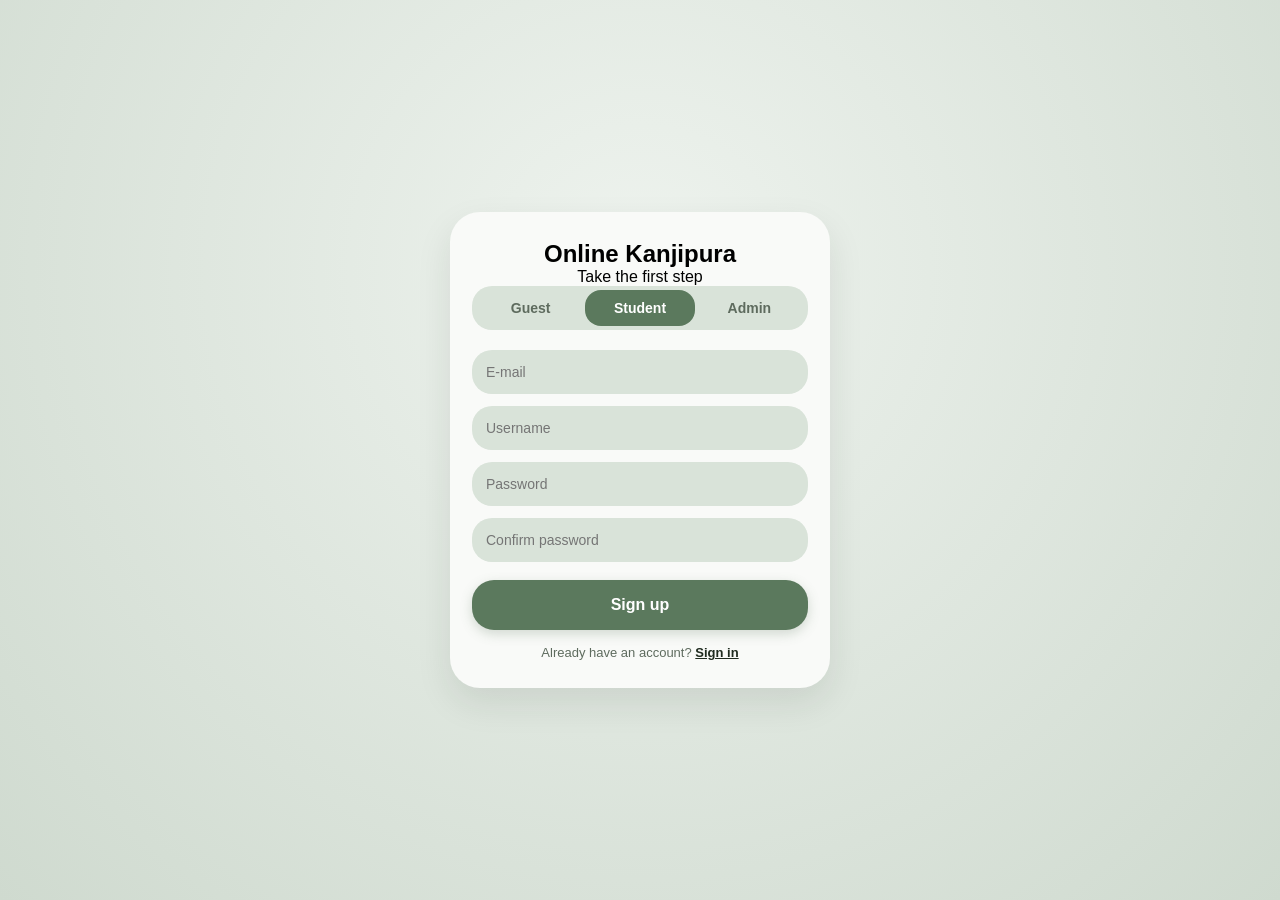
<file: index.html>
<!DOCTYPE html>
<html lang="en">

<head>
  <meta charset="UTF-8">
  <meta name="viewport" content="width=device-width, initial-scale=1.0">
  <title>Online Kanjipura</title>
  <link rel="stylesheet" href="style.css">
  <style>
    .role-box {
      display: flex;
      background-color: #d9e3d9;
      border-radius: 20px;
      padding: 4px;
      margin-bottom: 20px;
    }

    .role-btn {
      flex: 1;
      padding: 10px;
      border: none;
      border-radius: 16px;
      background: transparent;
      cursor: pointer;
      font-weight: bold;
      font-size: 14px;
      color: var(--text-muted);
      transition: 0.2s;
    }

    .role-btn.active {
      background-color: var(--primary-pill);
      color: var(--white);
    }

    .footer {
      margin-top: 15px;
      font-size: 13px;
      color: var(--text-muted);
    }

    .footer a {
      color: var(--text-dark);
      font-weight: bold;
      text-decoration: underline;
    }

    #msg {
      padding: 10px;
      border-radius: 12px;
      font-size: 13px;
      font-weight: 600;
      margin-bottom: 12px;
      display: none;
      text-align: center;
    }
  </style>
</head>

<body>
  <div class="card">
    <h2>Online Kanjipura</h2>
    <p id="sub">Take the first step</p>

    <div class="role-box">
      <button class="role-btn" id="gBtn" onclick="setRole('guest')">Guest</button>
      <button class="role-btn active" id="sBtn" onclick="setRole('student')">Student</button>
      <button class="role-btn" id="aBtn" onclick="setRole('admin')">Admin</button>
    </div>

    <div id="msg"></div>

    <div id="gP" style="display:none">
      <input type="text" id="gName" placeholder="Enter your name">
    </div>

    <div id="sP">
      <input type="email" id="sEmail" placeholder="E-mail">
      <input type="text" id="sUser" placeholder="Username">
      <input type="password" id="sPass" placeholder="Password">
      <input type="password" id="sPass2" placeholder="Confirm password">
    </div>

    <div id="aP" style="display:none">
      <input type="text" id="aUser" placeholder="Admin Username">
      <input type="password" id="aPass" placeholder="Admin Password">
    </div>

    <button class="submit-btn" id="btn" onclick="submit()">Sign up</button>

    <div class="footer" id="ft">Already have an account? <a href="signin.html">Sign in</a></div>
  </div>


  <script>
    var role = 'student';

    function show(id) {
      document.getElementById(id).style.display = 'block';
    }

    function hide(id) {
      document.getElementById(id).style.display = 'none';
    }

    function showMsg(text, isError) {
      var msgBox = document.getElementById('msg');
      msgBox.textContent = text;
      msgBox.style.display = 'block';
      msgBox.style.background = isError ? '#ffebee' : '#e8f5e9';
      msgBox.style.color = isError ? '#c62828' : '#2e7d32';
    }

    function setRole(newRole) {
      role = newRole;

      document.getElementById('gBtn').className = 'role-btn' + (newRole === 'guest' ? ' active' : '');
      document.getElementById('sBtn').className = 'role-btn' + (newRole === 'student' ? ' active' : '');
      document.getElementById('aBtn').className = 'role-btn' + (newRole === 'admin' ? ' active' : '');

      hide('gP');
      hide('sP');
      hide('aP');
      hide('msg');

      if (newRole === 'guest') {
        show('gP');
        hide('ft');
        document.getElementById('btn').textContent = 'Enter Website';
        document.getElementById('sub').textContent = 'Explore as Guest';
      }

      if (newRole === 'student') {
        show('sP');
        show('ft');
        document.getElementById('btn').textContent = 'Sign up';
        document.getElementById('sub').textContent = 'Take the first step';
      }

      if (newRole === 'admin') {
        show('aP');
        hide('ft');
        document.getElementById('btn').textContent = 'Admin Sign In';
        document.getElementById('sub').textContent = 'Admin Portal';
      }
    }

    function post(data, callback) {
      var xhr = new XMLHttpRequest();
      xhr.open('POST', 'api.php', true);
      xhr.setRequestHeader('Content-Type', 'application/json');

      xhr.onload = function () {
        try {
          var response = JSON.parse(xhr.responseText);
          callback(response);
        } catch (error) {
          showMsg('Server error: ' + xhr.responseText.substring(0, 80), true);
        }
      };

      xhr.onerror = function () {
        showMsg('Network error', true);
      };

      xhr.send(JSON.stringify(data));
    }

    function submit() {
      var btn = document.getElementById('btn');
      hide('msg');

      if (role === 'guest') {
        window.location.href = 'home.html';
        return;
      }

      if (role === 'student') {
        var password = document.getElementById('sPass').value;
        var confirmPassword = document.getElementById('sPass2').value;

        if (password.length < 4) {
          showMsg('Password must be at least 4 characters', true);
          return;
        }

        if (password !== confirmPassword) {
          showMsg('Passwords do not match', true);
          return;
        }

        btn.disabled = true;
        btn.textContent = 'Creating account...';

        post({
          action:   'signup',
          email:    document.getElementById('sEmail').value.trim(),
          username: document.getElementById('sUser').value.trim(),
          password: password,
          role:     'student'
        }, function (response) {
          btn.disabled = false;
          btn.textContent = 'Sign up';

          if (response.error) {
            showMsg(response.error, true);
            return;
          }

          showMsg('Account created!', false);
          setTimeout(function () {
            window.location.href = 'home.html';
          }, 800);
        });
      }

      if (role === 'admin') {
        btn.disabled = true;
        btn.textContent = 'Signing in...';

        post({
          action:   'login',
          username: document.getElementById('aUser').value.trim(),
          password: document.getElementById('aPass').value
        }, function (response) {
          btn.disabled = false;
          btn.textContent = 'Admin Sign In';

          if (response.error) {
            showMsg(response.error, true);
            return;
          }

          if (response.role !== 'admin') {
            showMsg('This account is not an admin', true);
            return;
          }

          showMsg('Welcome, Admin!', false);
          setTimeout(function () {
            window.location.href = 'admin-home.html';
          }, 800);
        });
      }
    }
  </script>
</body>

</html>
</file>
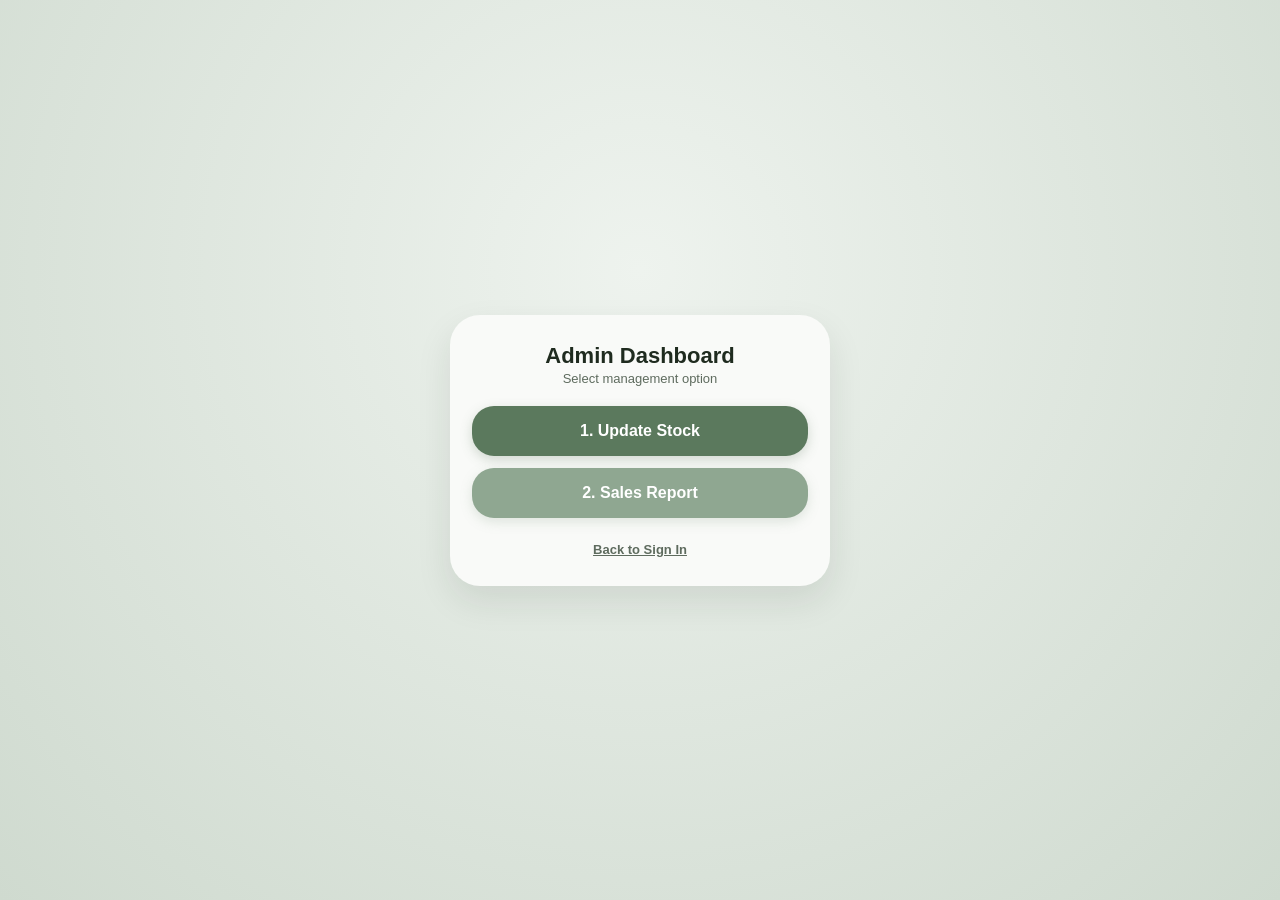
<file: admin-home.html>
<!DOCTYPE html>
<html lang="en">
<head>
  <meta charset="UTF-8">
  <meta name="viewport" content="width=device-width, initial-scale=1.0">
  <title>Admin Dashboard</title>
  <link rel="stylesheet" href="style.css">
</head>
<body>
  <div class="card">
    <div class="header">
      <h2>Admin Dashboard</h2>
      <p>Select management option</p>
    </div>

    <button class="btn-full" onclick="location.href='staff.html'">1. Update Stock</button>

    <button class="btn-full secondary" onclick="location.href='sales-report.html'">2. Sales Report</button>

    <a href="index.html" style="display:inline-block;margin-top:12px;font-size:13px;color:var(--text-muted);font-weight:bold;">Back to Sign In</a>
  </div>
</body>
</html>
</file>
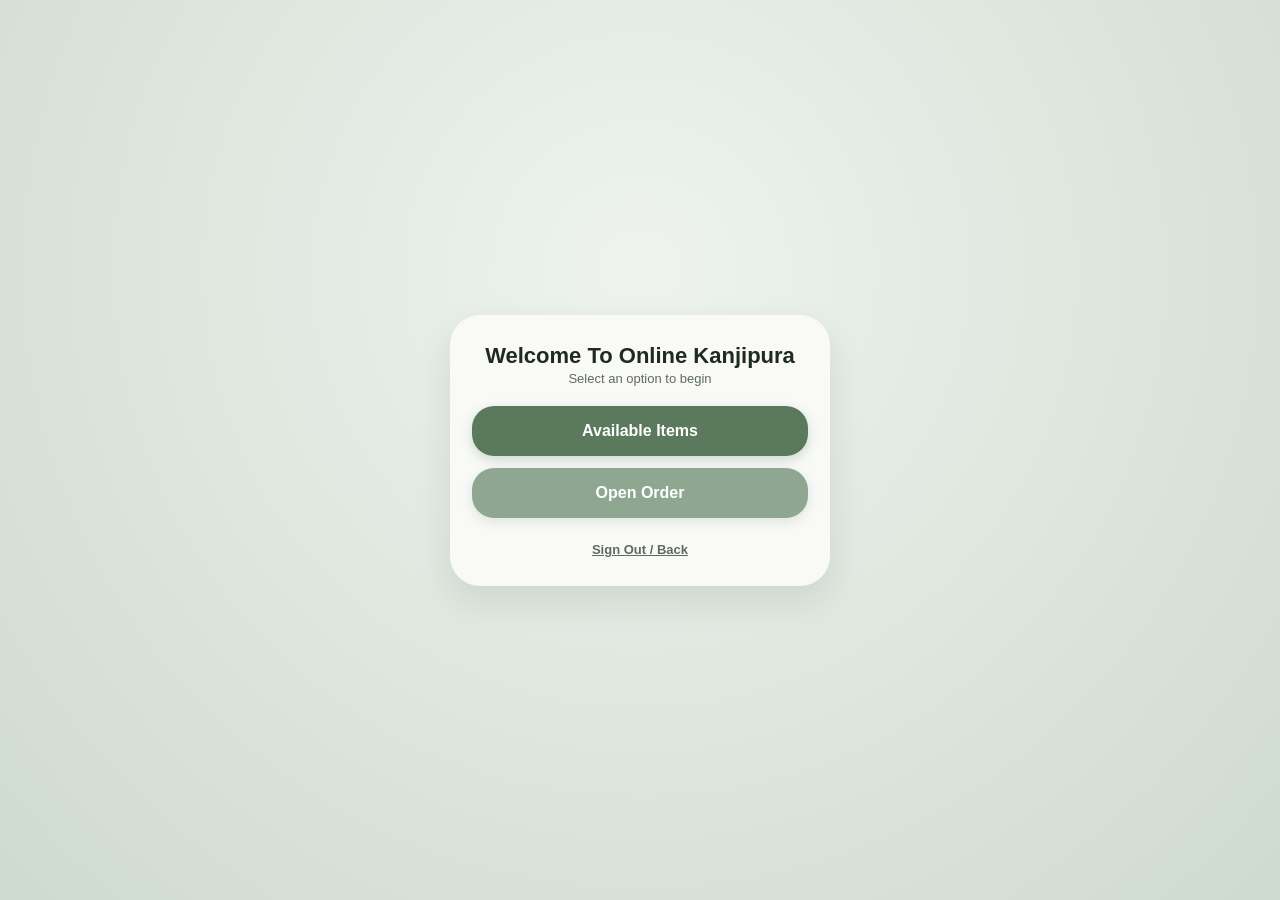
<file: home.html>
<!DOCTYPE html>
<html lang="en">

<head>
  <meta charset="UTF-8">
  <meta name="viewport" content="width=device-width, initial-scale=1.0">
  <title>Online Kanjipura | Home</title>
  <link rel="stylesheet" href="style.css">
</head>

<body>
  <div class="card">
    <div class="header">
      <h2>Welcome To Online Kanjipura</h2>
      <p>Select an option to begin</p>
    </div>

    <button class="btn-full" onclick="location.href='menu.html'">Available Items</button>

    <button class="btn-full secondary" onclick="location.href='open-order.html'">Open Order</button>

    <a href="index.html"
      style="display:inline-block;margin-top:12px;font-size:13px;color:var(--text-muted);font-weight:bold;">Sign Out /
      Back</a>
  </div>
</body>

</html>
</file>
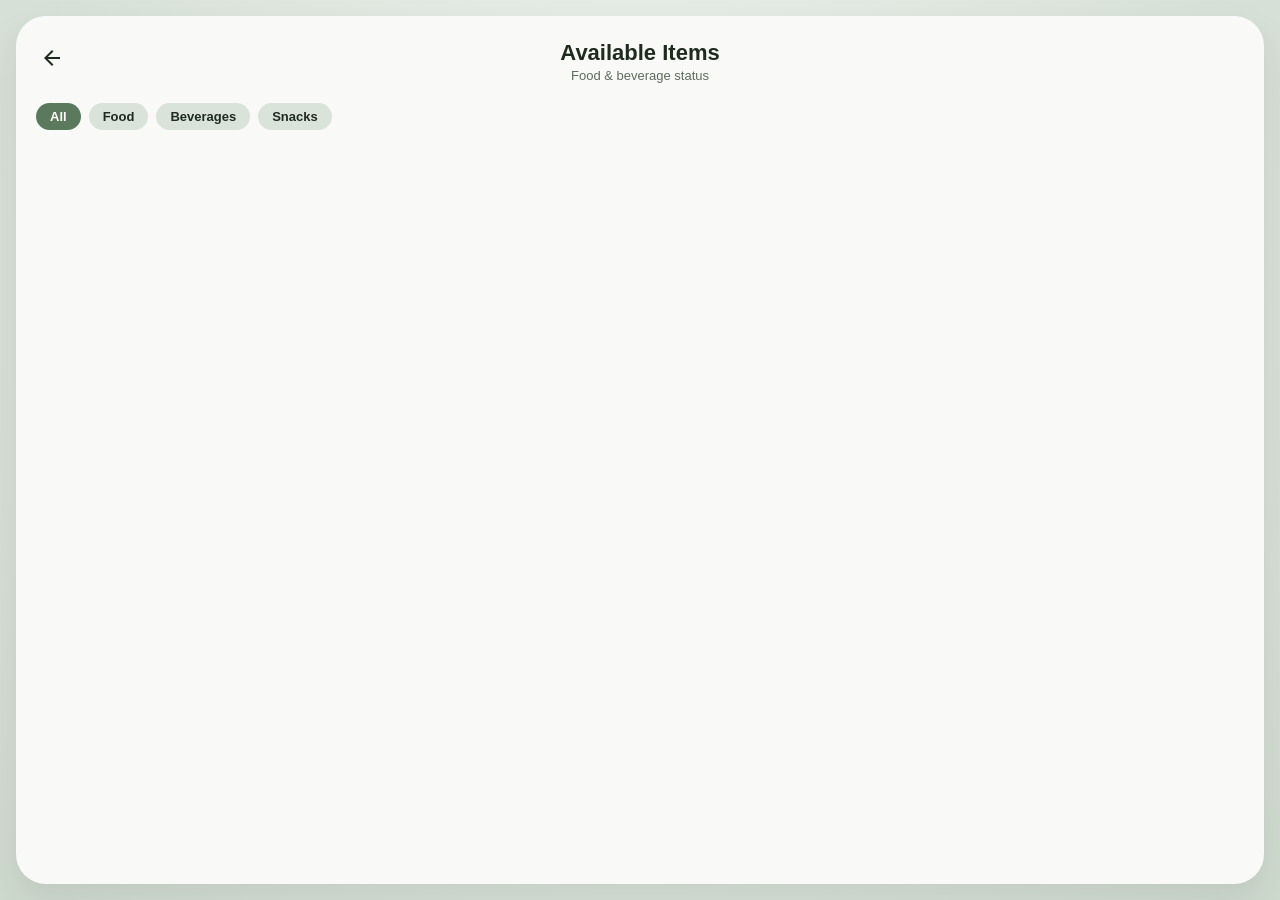
<file: menu.html>
<!DOCTYPE html>
<html lang="en">

<head>
  <meta charset="UTF-8">
  <meta name="viewport" content="width=device-width, initial-scale=1.0">
  <title>Available Items</title>
  <link rel="stylesheet" href="style.css">
  <style>
    .bar {
      display: flex;
      gap: 8px;
      margin-bottom: 14px;
      overflow-x: auto;
    }

    .chip {
      background: #d9e3d9;
      color: var(--text-dark);
      border: none;
      padding: 6px 14px;
      border-radius: 16px;
      font-size: 13px;
      font-weight: bold;
      cursor: pointer;
      white-space: nowrap;
    }

    .chip.active {
      background: var(--primary-pill);
      color: #fff;
    }

    .list {
      display: flex;
      flex-direction: column;
      gap: 10px;
      flex: 1;
      overflow-y: auto;
    }

    .item {
      background: var(--item-bg);
      border: 1px solid #0e630e;
      border-radius: 18px;
      padding: 12px;
      display: flex;
      justify-content: space-between;
      align-items: center;
    }

    .item.off {
      background: #fce8e6;
      border-color: #e57373;
    }

    .title {
      font-size: 15px;
      font-weight: 700;
    }

    .desc {
      font-size: 12px;
      color: #485648;
    }

    .price {
      font-weight: 700;
      margin-top: 4px;
    }
  </style>
</head>

<body>
  <div class="card card-full">
    <div class="header">
      <button class="back-btn" onclick="location.href='home.html'">
        <svg width="24" height="24" viewBox="0 0 24 24" fill="currentColor">
          <path d="M20 11H7.83l5.59-5.59L12 4l-8 8 8 8 1.41-1.41L7.83 13H20v-2z" />
        </svg>
      </button>
      <h2>Available Items</h2>
      <p>Food &amp; beverage status</p>
    </div>

    <div class="bar" id="catBar">
      <button class="chip active" onclick="setCat('all',this)">All</button>
      <button class="chip" onclick="setCat('food',this)">Food</button>
      <button class="chip" onclick="setCat('beverage',this)">Beverages</button>
      <button class="chip" onclick="setCat('snacks',this)">Snacks</button>
    </div>

    <div class="list" id="menuList"></div>
  </div>


  <script src="store.js"></script>

  <script>
    var selectedCategory = 'all';

    function render() {
      getMenuItems(function (items) {
        var listContainer = document.getElementById('menuList');
        listContainer.innerHTML = '';

        (items || []).forEach(function (item) {
          if (selectedCategory !== 'all' && item.category !== selectedCategory) {
            return;
          }

          var isSoldOut = !item.isAvailable || item.qty <= 0;

          var itemCard = document.createElement('div');
          itemCard.className = 'item' + (isSoldOut ? ' off' : '');

          itemCard.innerHTML =
            '<div>' +
              '<div class="title">' + item.name + '</div>' +
              '<div class="desc">' + item.desc + '</div>' +
              '<div class="price">₹' + item.price + '</div>' +
            '</div>' +
            '<div class="qty-box ' + (isSoldOut ? 'zero' : '') + '">' +
              (isSoldOut ? 'Sold Out' : 'Qty: ' + item.qty) +
            '</div>';

          listContainer.appendChild(itemCard);
        });
      });
    }

    function setCat(category, clickedChip) {
      selectedCategory = category;

      document.querySelectorAll('.chip').forEach(function (chip) {
        chip.classList.remove('active');
      });

      clickedChip.classList.add('active');

      render();
    }

    render();
  </script>
</body>

</html>
</file>
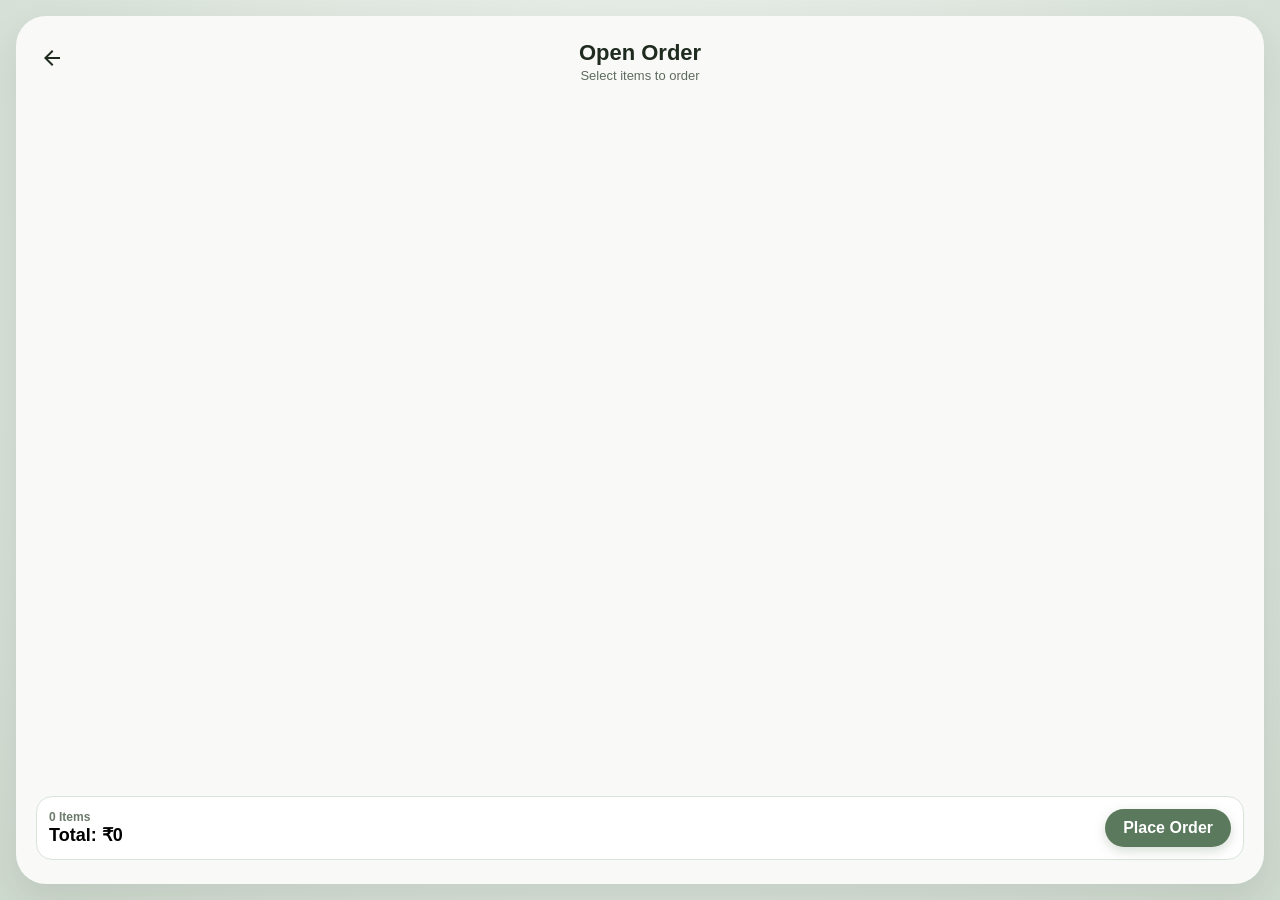
<file: open-order.html>
<!DOCTYPE html>
<html lang="en">

<head>
  <meta charset="UTF-8">
  <meta name="viewport" content="width=device-width, initial-scale=1.0">
  <title>Open Order</title>
  <link rel="stylesheet" href="style.css">
  <style>
    .list {
      display: flex;
      flex-direction: column;
      gap: 10px;
      flex: 1;
      overflow-y: auto;
    }

    .item {
      background: var(--item-bg);
      border: 1px solid #0e630e;
      border-radius: 18px;
      padding: 12px;
      display: flex;
      justify-content: space-between;
      align-items: center;
    }

    .item.off {
      background: #fce8e6;
      border-color: #e57373;
      opacity: 0.7;
    }

    .ctrl {
      display: flex;
      align-items: center;
      gap: 6px;
    }

    .qbtn {
      width: 30px;
      height: 30px;
      border-radius: 8px;
      border: none;
      background: var(--primary-pill);
      color: #fff;
      font-weight: bold;
      cursor: pointer;
    }

    .qbtn:disabled {
      background: #ccc;
    }

    .foot {
      margin-top: 10px;
      padding: 12px;
      background: #fff;
      border-radius: 16px;
      border: 1px solid #d9e3d9;
      display: flex;
      justify-content: space-between;
      align-items: center;
    }
  </style>
</head>

<body>
  <div class="card card-full">
    <div class="header">
      <button class="back-btn" onclick="location.href='home.html'">
        <svg width="24" height="24" viewBox="0 0 24 24" fill="currentColor">
          <path d="M20 11H7.83l5.59-5.59L12 4l-8 8 8 8 1.41-1.41L7.83 13H20v-2z" />
        </svg>
      </button>
      <h2>Open Order</h2>
      <p>Select items to order</p>
    </div>

    <div class="list" id="orderList"></div>

    <div class="foot">
      <div>
        <div id="cnt" style="font-size:12px;color:#6b7a6b;font-weight:bold;">0 Items</div>
        <div id="tot" style="font-size:18px;font-weight:800;">Total: ₹0</div>
      </div>
      <button class="submit-btn" style="width:auto;padding:10px 18px;margin:0;" onclick="placeOrder()">Place Order</button>
    </div>
  </div>


  <script src="store.js"></script>

  <script>
    var cart = {};
    var cachedItems = [];

    function render() {
      getMenuItems(function (items) {
        cachedItems = items || [];

        var listContainer = document.getElementById('orderList');
        listContainer.innerHTML = '';

        cachedItems.forEach(function (item) {
          if (!(item.id in cart)) {
            cart[item.id] = 0;
          }

          var isSoldOut = !item.isAvailable || item.qty <= 0;

          var itemCard = document.createElement('div');
          itemCard.className = 'item' + (isSoldOut ? ' off' : '');

          itemCard.innerHTML =
            '<div>' +
              '<div style="font-weight:bold;">' + item.name + '</div>' +
              '<div style="font-size:13px;color:#384d39;">' +
                (isSoldOut ? 'Sold Out' : '₹' + item.price) +
              '</div>' +
            '</div>' +

            '<div class="ctrl">' +
              (isSoldOut
                ? '<button class="qbtn" disabled>+</button>'
                : '<button class="qbtn" onclick="updateQty(' + item.id + ',-1)">-</button>' +
                  '<span style="font-weight:bold;min-width:16px;text-align:center;" id="q-' + item.id + '">' + cart[item.id] + '</span>' +
                  '<button class="qbtn" onclick="updateQty(' + item.id + ',1,' + item.qty + ')">+</button>'
              ) +
            '</div>';

          listContainer.appendChild(itemCard);
        });

        calculateTotal();
      });
    }

    function updateQty(id, delta, max) {
      if (delta > 0 && cart[id] >= max) {
        alert('Stock limit reached');
        return;
      }

      cart[id] = Math.max(0, (cart[id] || 0) + delta);

      var quantityDisplay = document.getElementById('q-' + id);
      if (quantityDisplay) {
        quantityDisplay.textContent = cart[id];
      }

      calculateTotal();
    }

    function calculateTotal() {
      var totalItems = 0;
      var totalPrice = 0;

      cachedItems.forEach(function (item) {
        var quantity = cart[item.id] || 0;
        totalItems += quantity;
        totalPrice += quantity * item.price;
      });

      document.getElementById('cnt').textContent = totalItems + ' Items';
      document.getElementById('tot').textContent = 'Total: ₹' + totalPrice;

      return totalPrice;
    }

    function placeOrder() {
      var total = calculateTotal();

      var orderedItems = [];
      cachedItems.forEach(function (item) {
        if (cart[item.id] > 0) {
          orderedItems.push({
            name:  item.name,
            qty:   cart[item.id],
            price: item.price
          });
        }
      });

      if (orderedItems.length === 0) {
        alert('Select at least 1 item');
        return;
      }

      recordSale({
        total: total,
        items: orderedItems
      }, function () {
        alert('Order Placed!');
        location.href = 'home.html';
      });
    }

    render();
  </script>
</body>

</html>
</file>
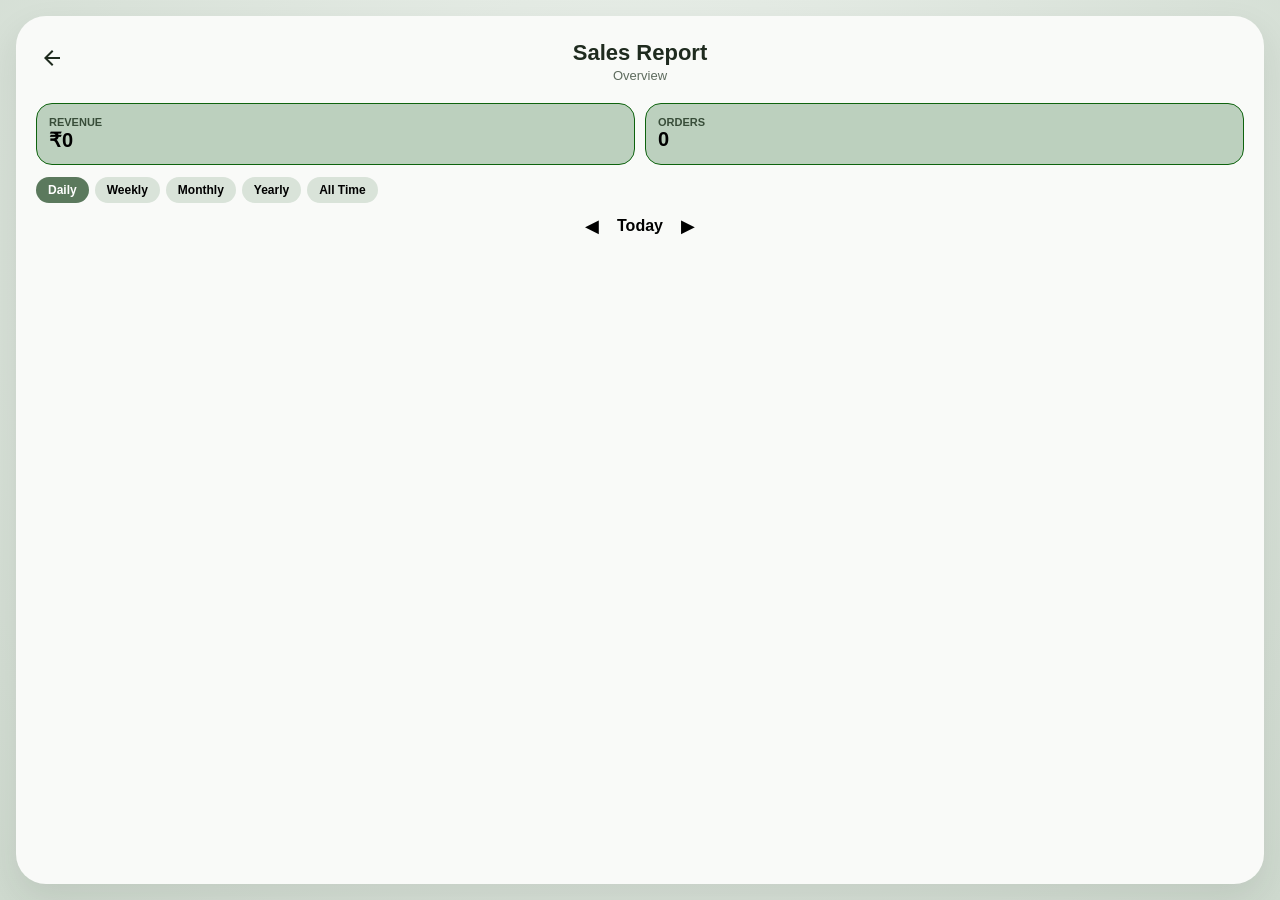
<file: sales-report.html>
<!DOCTYPE html>
<html lang="en">

<head>
  <meta charset="UTF-8">
  <meta name="viewport" content="width=device-width, initial-scale=1.0">
  <title>Sales Report</title>
  <link rel="stylesheet" href="style.css">
  <style>
    .grid {
      display: grid;
      grid-template-columns: 1fr 1fr;
      gap: 10px;
      margin-bottom: 12px;
    }

    .box {
      background: var(--item-bg);
      border: 1px solid #0e630e;
      border-radius: 16px;
      padding: 12px;
    }

    .box .lbl {
      font-size: 11px;
      font-weight: bold;
      color: #384d39;
      text-transform: uppercase;
    }

    .box .val {
      font-size: 20px;
      font-weight: 800;
    }

    .bar {
      display: flex;
      gap: 6px;
      margin-bottom: 10px;
      overflow-x: auto;
    }

    .chip {
      background: #d9e3d9;
      border: none;
      padding: 6px 12px;
      border-radius: 14px;
      font-size: 12px;
      font-weight: bold;
      cursor: pointer;
      white-space: nowrap;
    }

    .chip.active {
      background: var(--primary-pill);
      color: #fff;
    }

    .nav {
      display: flex;
      align-items: center;
      justify-content: center;
      gap: 10px;
      margin-bottom: 10px;
      font-weight: bold;
    }

    .nav button {
      background: none;
      border: none;
      font-size: 18px;
      cursor: pointer;
      padding: 2px 8px;
    }

    .list {
      display: flex;
      flex-direction: column;
      gap: 10px;
      flex: 1;
      overflow-y: auto;
    }

    .card-item {
      background: var(--item-bg);
      border: 1px solid #0e630e;
      border-radius: 16px;
      padding: 12px;
      display: flex;
      flex-direction: column;
      gap: 4px;
    }

    .row {
      display: flex;
      justify-content: space-between;
      font-size: 13px;
      font-weight: bold;
    }
  </style>
</head>

<body>
  <div class="card card-full">
    <div class="header">
      <button class="back-btn" onclick="location.href='admin-home.html'">
        <svg width="24" height="24" viewBox="0 0 24 24" fill="currentColor">
          <path d="M20 11H7.83l5.59-5.59L12 4l-8 8 8 8 1.41-1.41L7.83 13H20v-2z" />
        </svg>
      </button>
      <h2>Sales Report</h2>
      <p id="pLabel">Overview</p>
    </div>

    <div class="grid">
      <div class="box">
        <div class="lbl">Revenue</div>
        <div class="val" id="rev">₹0</div>
      </div>
      <div class="box">
        <div class="lbl">Orders</div>
        <div class="val" id="cnt">0</div>
      </div>
    </div>

    <div class="bar" id="pBar">
      <button class="chip active" onclick="setPeriod('daily',this)">Daily</button>
      <button class="chip" onclick="setPeriod('weekly',this)">Weekly</button>
      <button class="chip" onclick="setPeriod('monthly',this)">Monthly</button>
      <button class="chip" onclick="setPeriod('yearly',this)">Yearly</button>
      <button class="chip" onclick="setPeriod('all',this)">All Time</button>
    </div>

    <div class="nav" id="dNav">
      <button onclick="shiftDate(-1)">◀</button>
      <span id="dLbl">Today</span>
      <button onclick="shiftDate(1)">▶</button>
    </div>

    <div class="list" id="salesList"></div>
  </div>


  <script src="store.js"></script>

  <script>
    var allSales = [];
    var period   = 'daily';
    var offset   = 0;

    function getRange() {
      var now = new Date();
      var startDate, endDate, label;

      if (period === 'daily') {
        startDate = new Date(now.getFullYear(), now.getMonth(), now.getDate() + offset);
        endDate   = new Date(startDate);
        endDate.setDate(endDate.getDate() + 1);

        if (offset === 0) {
          label = 'Today';
        } else if (offset === -1) {
          label = 'Yesterday';
        } else {
          label = startDate.toLocaleDateString('en-IN', { day: 'numeric', month: 'short' });
        }

      } else if (period === 'weekly') {
        var dayOfWeek = now.getDay() || 7;
        startDate = new Date(now.getFullYear(), now.getMonth(), now.getDate() - dayOfWeek + 1 + (offset * 7));
        endDate   = new Date(startDate);
        endDate.setDate(endDate.getDate() + 7);

        var lastDay = new Date(endDate - 864e5);
        label = startDate.toLocaleDateString('en-IN', { day: 'numeric', month: 'short' }) +
                ' – ' +
                lastDay.toLocaleDateString('en-IN', { day: 'numeric', month: 'short' });

      } else if (period === 'monthly') {
        startDate = new Date(now.getFullYear(), now.getMonth() + offset, 1);
        endDate   = new Date(now.getFullYear(), now.getMonth() + offset + 1, 1);

        label = startDate.toLocaleDateString('en-IN', { month: 'long', year: 'numeric' });

      } else if (period === 'yearly') {
        startDate = new Date(now.getFullYear() + offset, 0, 1);
        endDate   = new Date(now.getFullYear() + offset + 1, 0, 1);

        label = startDate.getFullYear().toString();

      } else {
        startDate = new Date(0);
        endDate   = new Date(9999, 0, 1);
        label     = 'All Time';
      }

      return { s: startDate, e: endDate, l: label };
    }

    function render() {
      var range = getRange();

      document.getElementById('dLbl').textContent = range.l;
      document.getElementById('dNav').style.display = (period === 'all') ? 'none' : 'flex';
      document.getElementById('pLabel').textContent = range.l + ' overview';

      var filteredOrders = allSales.filter(function (order) {
        var orderDate = new Date(order.date);
        return orderDate >= range.s && orderDate < range.e;
      });

      var totalRevenue = 0;
      filteredOrders.forEach(function (order) {
        totalRevenue += parseInt(order.total) || 0;
      });

      document.getElementById('rev').textContent = '₹' + totalRevenue;
      document.getElementById('cnt').textContent = filteredOrders.length;

      var container = document.getElementById('salesList');

      if (filteredOrders.length === 0) {
        container.innerHTML = '<div style="text-align:center;padding:20px;color:var(--text-muted);">No orders found</div>';
      } else {
        container.innerHTML = '';
      }

      filteredOrders.forEach(function (order) {
        var itemsList = order.items.map(function (item) {
          return item.name + ' x' + item.qty;
        }).join(', ');

        var card = document.createElement('div');
        card.className = 'card-item';

        card.innerHTML =
          '<div class="row">' +
            '<span>' + order.order_code + '</span>' +
            '<span style="color:var(--text-muted);font-size:12px;">Open Order</span>' +
          '</div>' +

          '<div style="font-size:12px;color:var(--text-muted);">' + itemsList + '</div>' +

          '<div class="row" style="margin-top:4px;">' +
            '<span>' +
              (new Date(order.date)).toLocaleString('en-IN', {
                day: 'numeric',
                month: 'short',
                hour: '2-digit',
                minute: '2-digit'
              }) +
            '</span>' +
            '<span>₹' + order.total + '</span>' +
          '</div>';

        container.appendChild(card);
      });
    }

    function setPeriod(newPeriod, clickedElement) {
      period = newPeriod;
      offset = 0;
      setActiveChip(clickedElement, '#pBar');
      render();
    }

    function setActiveChip(clickedElement, parent) {
      var parentElement = (typeof parent === 'string')
        ? document.querySelector(parent)
        : parent;

      parentElement.querySelectorAll('.chip').forEach(function (chip) {
        chip.classList.remove('active');
      });

      clickedElement.classList.add('active');
    }

    function shiftDate(direction) {
      if (period !== 'all' && (offset + direction) <= 0) {
        offset += direction;
        render();
      }
    }

    getSalesHistory(function (sales) {
      allSales = sales || [];
      render();
    });
  </script>
</body>

</html>
</file>
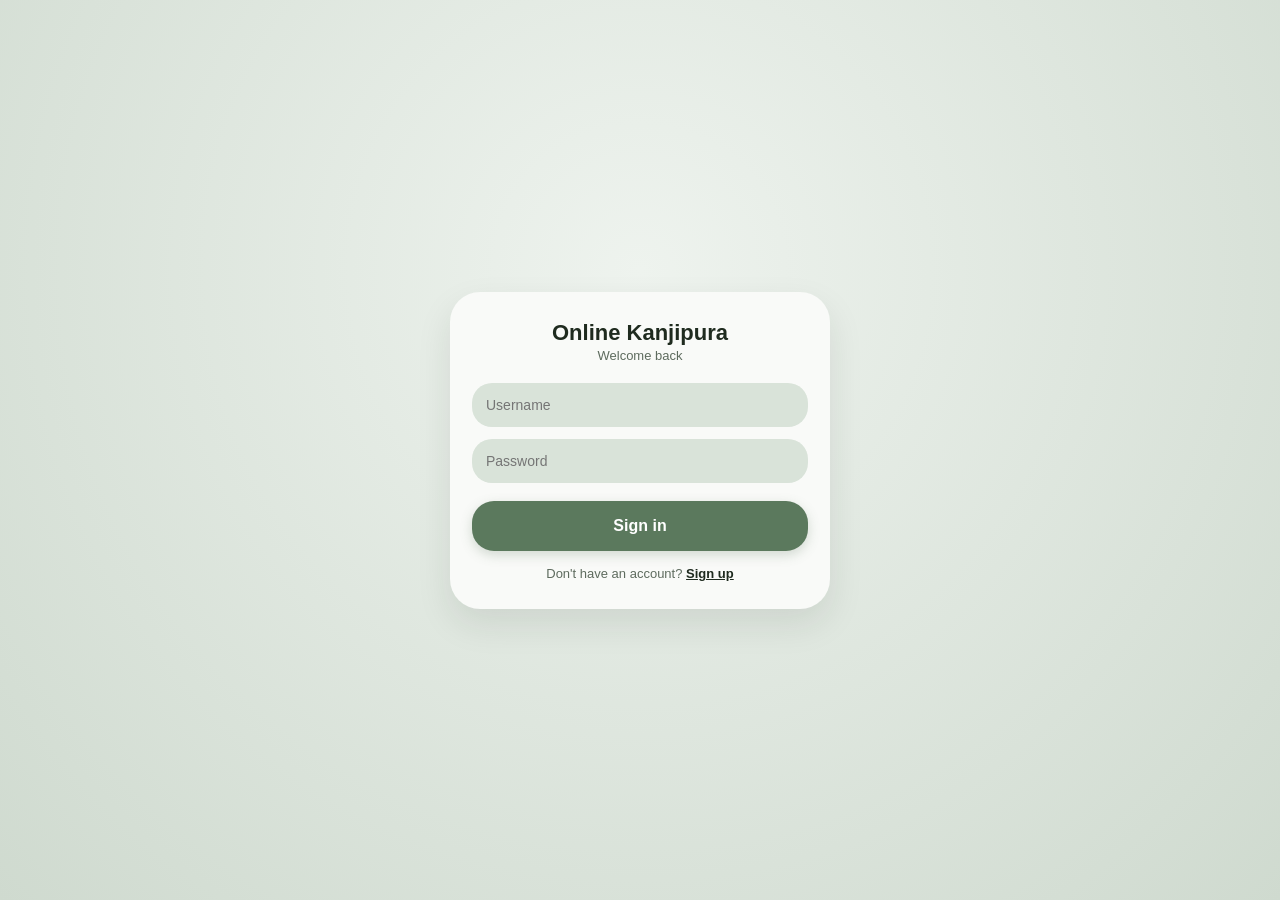
<file: signin.html>
<!DOCTYPE html>
<html lang="en">
<head>
  <meta charset="UTF-8">
  <meta name="viewport" content="width=device-width, initial-scale=1.0">
  <title>E-Canteen | Sign In</title>
  <link rel="stylesheet" href="style.css">
  <style>
    .footer {
      margin-top: 15px;
      font-size: 13px;
      color: var(--text-muted);
    }
    .footer a {
      color: var(--text-dark);
      font-weight: bold;
      text-decoration: underline;
    }

    #msg {
      padding: 10px;
      border-radius: 12px;
      font-size: 13px;
      font-weight: 600;
      margin-bottom: 12px;
      display: none;
      text-align: center;
    }
  </style>
</head>
<body>

  <div class="card">
    <div class="header">
      <h2>Online Kanjipura</h2>
      <p>Welcome back</p>
    </div>

    <div id="msg"></div>

    <form id="loginForm">
      <input type="text" id="user" placeholder="Username" required>
      <input type="password" id="pass" placeholder="Password" required>
      <button type="submit" class="submit-btn" id="btn">Sign in</button>
    </form>

    <div class="footer">
      Don't have an account? <a href="index.html">Sign up</a>
    </div>
  </div>


  <script>
    function showMsg(text, isError) {
      var messageBox = document.getElementById('msg');
      messageBox.textContent = text;
      messageBox.style.display = 'block';
      messageBox.style.background = isError ? '#ffebee' : '#e8f5e9';
      messageBox.style.color = isError ? '#c62828' : '#2e7d32';
    }

    document.getElementById('loginForm').onsubmit = function(event) {
      event.preventDefault();

      var btn = document.getElementById('btn');
      btn.disabled = true;
      btn.textContent = 'Signing in...';

      var requestBody = JSON.stringify({
        action:   'login',
        username: document.getElementById('user').value.trim(),
        password: document.getElementById('pass').value
      });

      var xhr = new XMLHttpRequest();
      xhr.open('POST', 'api.php', true);
      xhr.setRequestHeader('Content-Type', 'application/json');

      xhr.onload = function() {
        btn.disabled = false;
        btn.textContent = 'Sign in';

        try {
          var response = JSON.parse(xhr.responseText);
        } catch(parseError) {
          showMsg('Server error: ' + xhr.responseText.substring(0, 100), true);
          return;
        }

        if (response.error) {
          showMsg(response.error, true);
          return;
        }

        showMsg('Welcome back, ' + response.username + '!', false);

        setTimeout(function() {
          if (response.role === 'admin') {
            window.location.href = 'admin-home.html';
          } else {
            window.location.href = 'home.html';
          }
        }, 800);
      };

      xhr.onerror = function() {
        btn.disabled = false;
        btn.textContent = 'Sign in';
        showMsg('Network error - check if XAMPP is running', true);
      };

      xhr.send(requestBody);
    };
  </script>

</body>
</html>
</file>
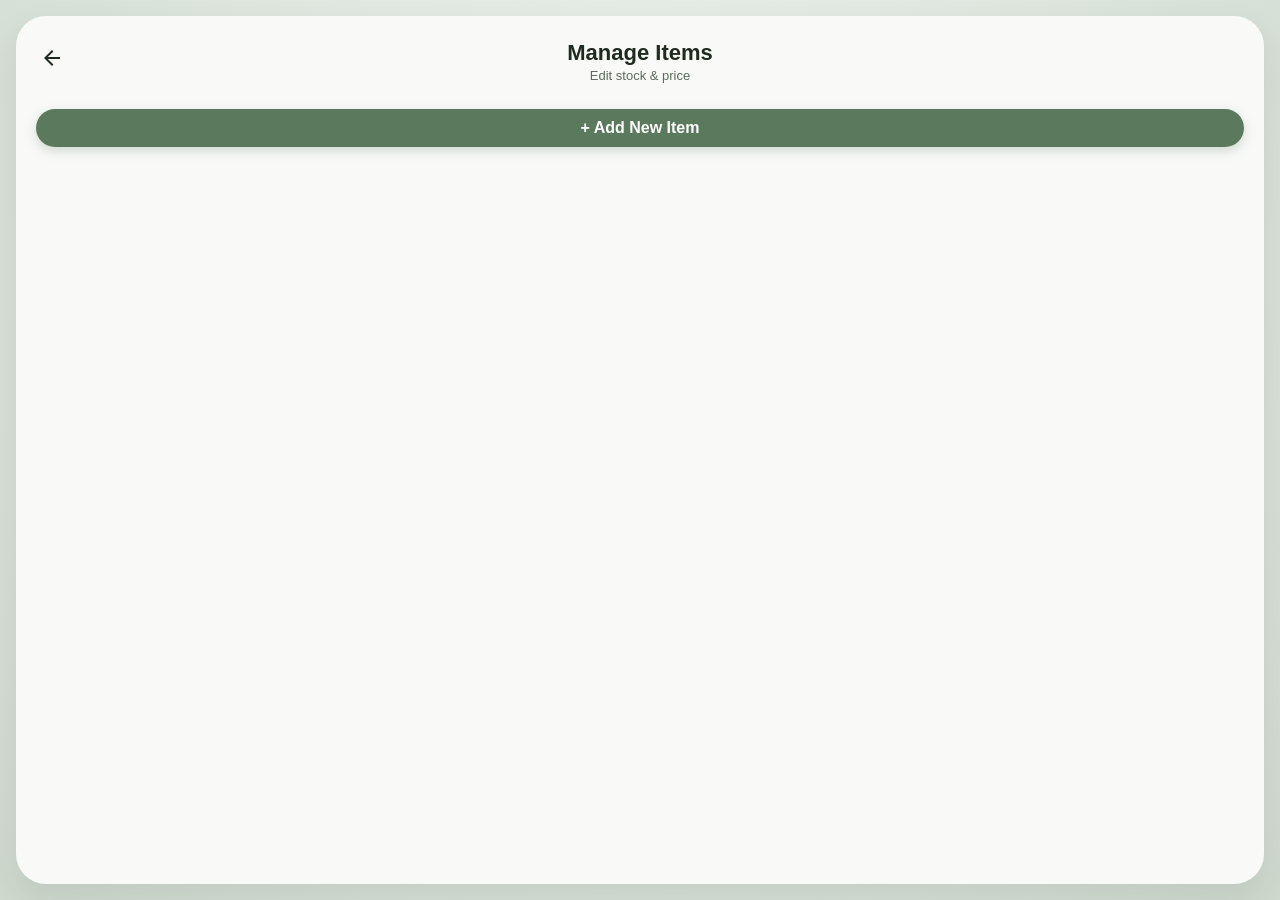
<file: staff.html>
<!DOCTYPE html>
<html lang="en">

<head>
  <meta charset="UTF-8">
  <meta name="viewport" content="width=device-width, initial-scale=1.0">
  <title>Staff Panel</title>

  <link rel="stylesheet" href="style.css">

  <style>
    .list {
      display: flex;
      flex-direction: column;
      gap: 12px;
      flex: 1;
      overflow-y: auto;
    }

    .card-edit {
      background: var(--card-bg);
      border: 1px solid #a8bca9;
      border-radius: 16px;
      padding: 14px;
      display: flex;
      flex-direction: column;
      gap: 10px;
      box-shadow: 0 2px 8px rgba(31, 43, 31, 0.08);
    }

    .card-meta {
      display: flex;
      align-items: center;
      gap: 8px;
      margin-bottom: 2px;
    }

    .card-num {
      font-size: 11px;
      font-weight: 700;
      color: var(--text-muted);
      background: #d9e3d9;
      border-radius: 20px;
      padding: 2px 8px;
    }

    .card-cat {
      font-size: 11px;
      font-weight: 600;
      border-radius: 20px;
      padding: 2px 8px;
      text-transform: capitalize;
    }

    .card-cat.food {
      background: #e8f5e9;
      color: #2e7d32;
    }

    .card-cat.beverage {
      background: #e3f2fd;
      color: #1565c0;
    }

    .card-cat.snacks {
      background: #fff3e0;
      color: #e65100;
    }

    .field {
      display: flex;
      flex-direction: column;
      gap: 3px;
      flex: 1;
    }

    .field label {
      font-size: 10px;
      font-weight: 700;
      letter-spacing: 0.5px;
      color: var(--text-muted);
      text-transform: uppercase;
    }

    .row {
      display: flex;
      gap: 8px;
      align-items: flex-end;
    }

    .inp {
      padding: 7px 10px;
      border-radius: 8px;
      border: 1px solid #a8bca9;
      background: #f4f7f4;
      font-size: 13px;
      margin: 0;
      width: 100%;
      transition: border-color 0.2s;
    }

    .inp:focus {
      outline: none;
      border-color: var(--primary-pill);
      background: #fff;
    }

    .btn-act {
      padding: 7px 10px;
      border-radius: 8px;
      border: none;
      font-size: 12px;
      font-weight: 700;
      cursor: pointer;
      transition: opacity 0.2s;
      white-space: nowrap;
    }

    .btn-act:hover {
      opacity: 0.85;
    }

    .btn-save {
      background: var(--primary-pill);
      color: #fff;
      border: none;
      border-radius: 8px;
      padding: 7px 14px;
      font-size: 13px;
      font-weight: 700;
      cursor: pointer;
      white-space: nowrap;
      transition: background 0.2s;
    }

    .btn-save:hover {
      background: var(--pill-hover);
    }

    .card-divider {
      border: none;
      border-top: 1px solid #cdd9cd;
      margin: 0;
    }

    .modal {
      position: fixed;
      inset: 0;
      background: rgba(0, 0, 0, 0.45);
      display: none;
      justify-content: center;
      align-items: center;
      z-index: 10;
    }

    .modal-box {
      background: var(--card-bg);
      padding: 24px 20px;
      border-radius: 20px;
      width: 90%;
      max-width: 340px;
      display: flex;
      flex-direction: column;
      gap: 10px;
      box-shadow: 0 12px 32px rgba(31, 43, 31, 0.18);
    }

    .modal-box h3 {
      font-size: 17px;
      font-weight: 700;
      color: var(--text-dark);
      text-align: center;
      margin-bottom: 4px;
    }

    .modal-field {
      display: flex;
      flex-direction: column;
      gap: 4px;
    }

    .modal-field label {
      font-size: 11px;
      font-weight: 700;
      letter-spacing: 0.5px;
      color: var(--text-muted);
      text-transform: uppercase;
    }

    .modal-field input,
    .modal-field select {
      padding: 9px 12px;
      border-radius: 10px;
      border: 1px solid #a8bca9;
      background: #f4f7f4;
      font-size: 14px;
      margin: 0;
      width: 100%;
      transition: border-color 0.2s;
    }

    .modal-field input:focus,
    .modal-field select:focus {
      outline: none;
      border-color: var(--primary-pill);
      background: #fff;
    }
  </style>
</head>

<body>
  <div class="card card-full">

    <div class="header">
      <button class="back-btn" onclick="location.href='admin-home.html'">
        <svg width="24" height="24" viewBox="0 0 24 24" fill="currentColor">
          <path d="M20 11H7.83l5.59-5.59L12 4l-8 8 8 8 1.41-1.41L7.83 13H20v-2z" />
        </svg>
      </button>
      <h2>Manage Items</h2>
      <p>Edit stock & price</p>
    </div>

    <button class="btn-full" style="padding:10px;margin-bottom:10px;" onclick="openAdd()">+ Add New Item</button>

    <div class="list" id="staffList"></div>
  </div>


  <div class="modal" id="addModal">
    <div class="modal-box">
      <h3>＋ Add New Item</h3>

      <div class="modal-field">
        <label>Item Name</label>
        <input type="text" id="newName" placeholder="e.g. Masala Dosa">
      </div>

      <div class="modal-field">
        <label>Description</label>
        <input type="text" id="newDesc" placeholder="Short description (optional)">
      </div>

      <div class="row">
        <div class="modal-field">
          <label>Price (₹)</label>
          <input type="number" id="newPrice" placeholder="0" min="0">
        </div>
        <div class="modal-field">
          <label>Quantity</label>
          <input type="number" id="newQty" placeholder="0" min="0">
        </div>
      </div>

      <div class="modal-field">
        <label>Category</label>
        <select id="newCat">
          <option value="food">☰ Food</option>
          <option value="beverage">◉ Beverage</option>
          <option value="snacks">★ Snacks</option>
        </select>
      </div>

      <div class="row" style="margin-top:4px;">
        <button class="btn-act"
          style="flex:1;padding:10px;background:#d9e3d9;color:var(--text-dark);border-radius:10px;"
          onclick="closeAdd()">Cancel</button>
        <button class="btn-save" style="flex:1;padding:10px;border-radius:10px;" onclick="addItem()">✔ Add Item</button>
      </div>
    </div>
  </div>


  <script src="store.js"></script>

  <script>
    var items = [];

    function render() {
      getMenuItems(function (fetchedItems) {
        items = fetchedItems || [];

        var listContainer = document.getElementById('staffList');

        listContainer.innerHTML = '';

        items.forEach(function (item, index) {

          var isAvailable = item.isAvailable && item.qty > 0;
          var cat = (item.category || 'food').toLowerCase();

          var card = document.createElement('div');
          card.className = 'card-edit';

          card.innerHTML =
            '<div class="card-meta">' +
            '<span class="card-num">#' + (index + 1) + '</span>' +
            '<span class="card-cat ' + cat + '">' + cat + '</span>' +
            '</div>' +

            '<div class="row">' +
            '<div class="field">' +
            '<label>Item Name</label>' +
            '<input class="inp" style="font-weight:600;" value="' + item.name + '" id="n-' + index + '">' +
            '</div>' +
            '<div class="field" style="max-width:90px;">' +
            '<label>Price (₹)</label>' +
            '<input type="number" class="inp" value="' + item.price + '" id="p-' + index + '">' +
            '</div>' +
            '</div>' +

            '<hr class="card-divider">' +

            '<div class="row">' +
            '<div class="field" style="max-width:80px;">' +
            '<label>Quantity</label>' +
            '<input type="number" class="inp" value="' + item.qty + '" id="q-' + index + '">' +
            '</div>' +

            '<div class="field">' +
            '<label>Status (click to change)</label>' +
            '<button class="btn-act" style="width:100%;background:' +
            (isAvailable ? '#e8f5e9;color:#2e7d32' : '#ffebee;color:#c62828') +
            ';" onclick="toggle(' + index + ')">' +
            (isAvailable ? ' Available' : ' Sold Out') +
            '</button>' +
            '</div>' +

            '<div style="display:flex;flex-direction:column;justify-content:flex-end;">' +
            '<button class="btn-save" onclick="save(' + index + ')">▶ Save</button>' +
            '</div>' +
            '</div>';

          listContainer.appendChild(card);
        });
      });
    }


    function openAdd() {
      document.getElementById('addModal').style.display = 'flex';
    }


    function closeAdd() {
      document.getElementById('addModal').style.display = 'none';
    }


    function addItem() {
      var name = document.getElementById('newName').value.trim();
      var price = parseInt(document.getElementById('newPrice').value) || 0;
      var quantity = parseInt(document.getElementById('newQty').value) || 0;

      if (!name || price <= 0) {
        alert('Enter valid name and price');
        return;
      }

      var newItem = {
        name: name,
        desc: document.getElementById('newDesc').value.trim() || 'Canteen item',
        price: price,
        category: document.getElementById('newCat').value,
        qty: quantity,
        isAvailable: quantity > 0 ? 1 : 0
      };

      saveMenuItem(newItem, function () {
        closeAdd();
        render();
      });
    }


    function toggle(index) {
      var item = items[index];

      item.isAvailable = item.isAvailable ? 0 : 1;

      if (!item.isAvailable) {
        item.qty = 0;
      } else if (!item.qty) {
        item.qty = 10;
      }

      saveMenuItem(item, render);
    }


    function save(index) {
      var item = items[index];

      item.name = document.getElementById('n-' + index).value.trim();
      item.price = parseInt(document.getElementById('p-' + index).value) || 0;
      item.qty = parseInt(document.getElementById('q-' + index).value) || 0;

      item.isAvailable = item.qty > 0 ? 1 : 0;

      saveMenuItem(item, function () {
        alert('Saved!');
        render();
      });
    }


    render();
  </script>
</body>

</html>
</file>
<file: style.css>
:root {
  --bg: #cfdacf;
  --card-bg: #f9faf8;
  --primary-pill: #5b795d;
  --pill-hover: #4e6950;
  --accent-pill: #8fa791;
  --item-bg: #bcd0be;
  --item-hover: #a8bca9;
  --text-dark: #1f2b1f;
  --text-muted: #5e6b5e;
  --white: #ffffff;
  --shadow: rgba(31, 43, 31, 0.1);
  --available: #2e7d32;
  --unavailable: #c62828;
}

* {
  box-sizing: border-box;
  margin: 0;
  padding: 0;
  font-family: Arial, sans-serif;
}

body {
  background: radial-gradient(circle at 50% 30%, #eef3ee 0%, #cfdacf 100%);
  display: flex;
  justify-content: center;
  align-items: center;
  min-height: 100vh;
  height: 100vh;
  margin: 0;
  padding: 16px;
  box-sizing: border-box;
}

.card {
  background-color: var(--card-bg);
  width: 100%;
  max-width: 380px;
  padding: 28px 22px;
  border-radius: 30px;
  box-shadow: 0 15px 35px var(--shadow);
  box-sizing: border-box;
  text-align: center;
}

.card-full {
  max-width: 100%;
  height: 100%;
  padding: 24px 20px;
  display: flex;
  flex-direction: column;
  text-align: left;
}

.header {
  margin-bottom: 20px;
  text-align: center;
  position: relative;
}

.header h2 {
  font-size: 22px;
  font-weight: 700;
  color: var(--text-dark);
}

.header p {
  font-size: 13px;
  color: var(--text-muted);
  margin-top: 2px;
}

.back-btn {
  position: absolute;
  left: 0;
  top: 2px;
  background: none;
  border: none;
  cursor: pointer;
  color: var(--text-dark);
  display: flex;
  align-items: center;
  justify-content: center;
  padding: 4px;
  border-radius: 50%;
}

input {
  width: 100%;
  padding: 14px;
  margin-bottom: 12px;
  border: none;
  background-color: #d9e3d9;
  border-radius: 20px;
  box-sizing: border-box;
  outline: none;
  font-size: 14px;
}

.btn-full, .submit-btn {
  width: 100%;
  padding: 16px;
  border: none;
  border-radius: 22px;
  font-size: 16px;
  font-weight: 700;
  cursor: pointer;
  margin-top: 6px;
  margin-bottom: 12px;
  display: flex;
  align-items: center;
  justify-content: center;
  gap: 10px;
  color: var(--white);
  background-color: var(--primary-pill);
  box-shadow: 0 4px 12px rgba(91, 121, 93, 0.25);
  transition: all 0.25s ease;
}

.btn-full.secondary {
  background-color: var(--accent-pill);
  box-shadow: 0 4px 12px rgba(143, 167, 145, 0.25);
}

.btn-full:hover, .submit-btn:hover {
  transform: translateY(-2px);
  background-color: var(--pill-hover);
  box-shadow: 0 6px 18px rgba(91, 121, 93, 0.35);
}

.btn-full:active, .submit-btn:active {
  transform: translateY(0);
}

.status-badge {
  font-size: 11px;
  font-weight: bold;
  padding: 3px 8px;
  border-radius: 12px;
  display: flex;
  align-items: center;
  gap: 4px;
}

.status-badge.available {
  background-color: #e8f5e9;
  color: var(--available);
}

.status-badge.unavailable {
  background-color: #ffebee;
  color: var(--unavailable);
}

.status-dot {
  width: 6px;
  height: 6px;
  border-radius: 50%;
}

.status-badge.available .status-dot {
  background-color: var(--available);
}

.status-badge.unavailable .status-dot {
  background-color: var(--unavailable);
}

.qty-box {
  background-color: var(--card-bg);
  color: var(--text-dark);
  border: 1px solid var(--primary-pill);
  border-radius: 10px;
  padding: 6px 12px;
  font-size: 13px;
  font-weight: bold;
  display: flex;
  align-items: center;
  justify-content: center;
  box-shadow: 0 2px 6px rgba(0, 0, 0, 0.05);
  white-space: nowrap;
  flex-shrink: 0;
}

.qty-box.zero {
  border-color: var(--unavailable);
  color: var(--unavailable);
  background-color: #ffebee;
}
</file>
